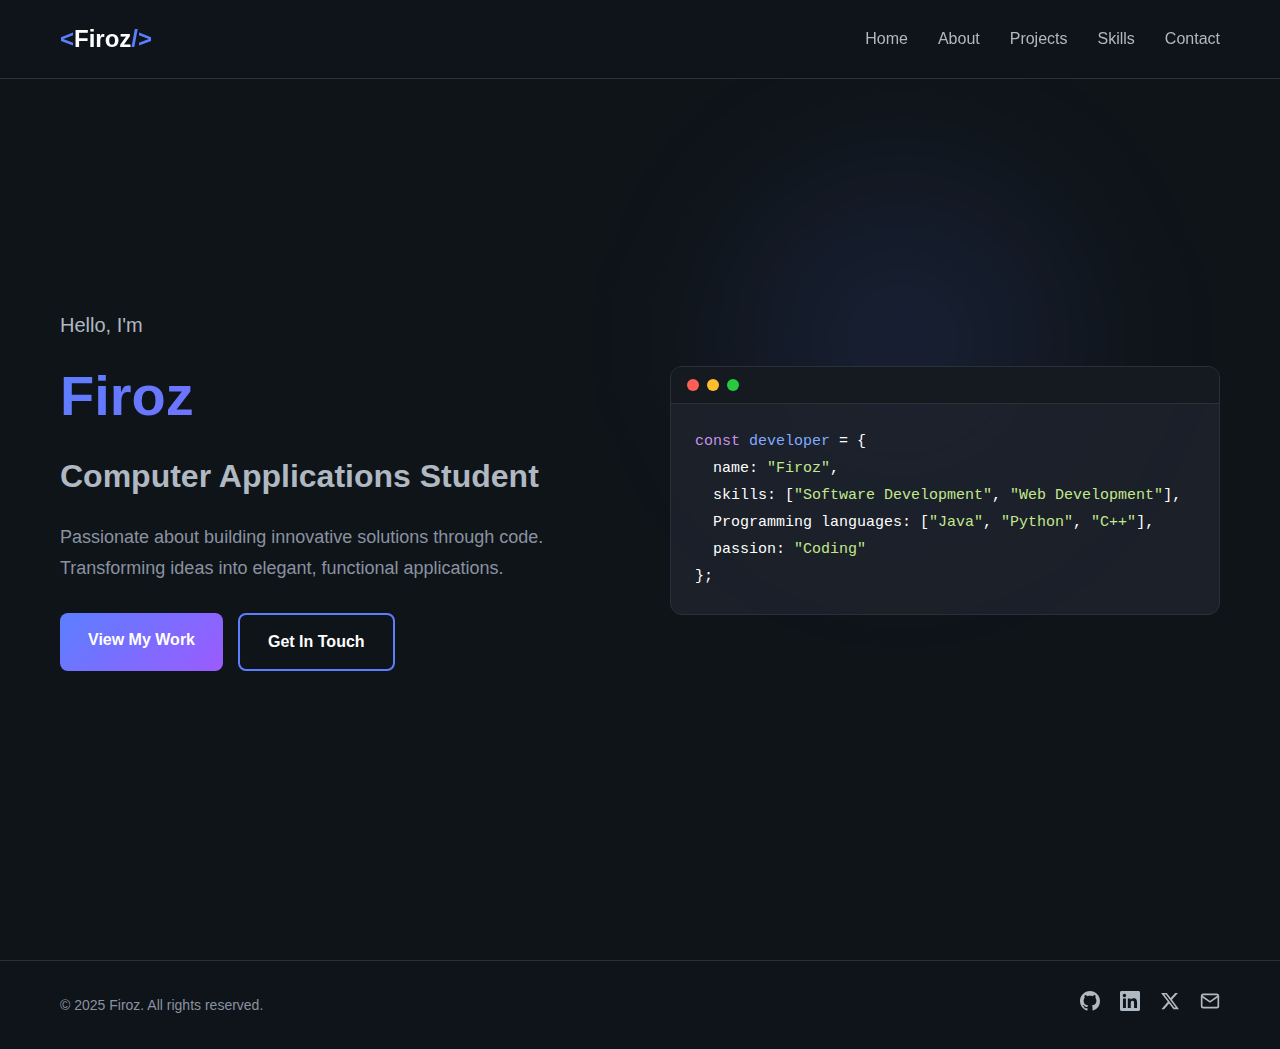
<file: index.html>
<!DOCTYPE html>
<html lang="en">
<head>
    <meta charset="UTF-8">
    <meta name="viewport" content="width=device-width, initial-scale=1.0">
    <meta name="description" content="Portfolio | Firoz">
    <title>Portfolio | Firoz</title>
    <link rel="stylesheet" href="styles.css">
</head>
<body>
    <!-- Navigation -->
    <nav class="navbar">
        <div class="container">
            <div class="logo">
                <span class="bracket">&lt;</span>Firoz<span class="bracket">/&gt;</span>
            </div>
            <ul class="nav-menu">
                <li><a href="#home">Home</a></li>
                <li><a href="#about">About</a></li>
                <li><a href="#projects">Projects</a></li>
                <li><a href="#skills">Skills</a></li>
                <li><a href="#contact">Contact</a></li>
            </ul>
        </div>
    </nav>

    <!-- Hero Section -->
    <section id="home" class="hero">
        <div class="hero-bg"></div>
        
        <div class="container">
            <div class="hero-content">
                <div class="hero-text">
                    <p class="greeting">Hello, I'm</p>
                    <h1 class="name">Firoz</h1>
                    <h2 class="role">Computer Applications Student</h2>
                    <p class="description">
                        Passionate about building innovative solutions through code.
                        Transforming ideas into elegant, functional applications.
                    </p>
                    <div class="hero-buttons">
                        <a href="#projects" class="btn btn-primary">View My Work</a>
                        <a href="#contact" class="btn btn-secondary">Get In Touch</a>
                    </div>
                </div>
                
                <div class="hero-visual">
                    <div class="code-box">
                        <div class="code-header">
                            <span class="dot red"></span>
                            <span class="dot yellow"></span>
                            <span class="dot green"></span>
                        </div>
                        <div class="code-body">
                            <code>
                                <span class="keyword">const</span> <span class="variable">developer</span> = {<br>
                                &nbsp;&nbsp;name: <span class="string">"Firoz"</span>,<br>
                                &nbsp;&nbsp;skills: [<span class="string">"Software Development"</span>, <span class="string">"Web Development"</span>],<br>
                                &nbsp;&nbsp;Programming languages: [<span class="string">"Java"</span>, <span class="string">"Python"</span>, <span class="string">"C++"</span>],<br>
                                &nbsp;&nbsp;passion: <span class="string">"Coding"</span><br>
                                };
                            </code>
                        </div>
                    </div>
                </div>
            </div>
        </div>
    </section>

    <!-- Footer -->
    <footer class="footer">
        <div class="container">
            <div class="footer-content">
                <div class="footer-left">
                    <p>&copy; 2025 Firoz. All rights reserved.</p>
                </div>
                <div class="footer-social">
                    <a href="#" aria-label="GitHub">
                        <svg width="20" height="20" viewBox="0 0 24 24" fill="currentColor">
                            <path d="M12 0C5.37 0 0 5.37 0 12c0 5.31 3.435 9.795 8.205 11.385.6.105.825-.255.825-.57 0-.285-.015-1.23-.015-2.235-3.015.555-3.795-.735-4.035-1.41-.135-.345-.72-1.41-1.23-1.695-.42-.225-1.02-.78-.015-.795.945-.015 1.62.87 1.845 1.23 1.08 1.815 2.805 1.305 3.495.99.105-.78.42-1.305.765-1.605-2.67-.3-5.46-1.335-5.46-5.925 0-1.305.465-2.385 1.23-3.225-.12-.3-.54-1.53.12-3.18 0 0 1.005-.315 3.3 1.23.96-.27 1.98-.405 3-.405s2.04.135 3 .405c2.295-1.56 3.3-1.23 3.3-1.23.66 1.65.24 2.88.12 3.18.765.84 1.23 1.905 1.23 3.225 0 4.605-2.805 5.625-5.475 5.925.435.375.81 1.095.81 2.22 0 1.605-.015 2.895-.015 3.3 0 .315.225.69.825.57A12.02 12.02 0 0024 12c0-6.63-5.37-12-12-12z"/>
                        </svg>
                    </a>
                    <a href="#" aria-label="LinkedIn">
                        <svg width="20" height="20" viewBox="0 0 24 24" fill="currentColor">
                            <path d="M20.447 20.452h-3.554v-5.569c0-1.328-.027-3.037-1.852-3.037-1.853 0-2.136 1.445-2.136 2.939v5.667H9.351V9h3.414v1.561h.046c.477-.9 1.637-1.85 3.37-1.85 3.601 0 4.267 2.37 4.267 5.455v6.286zM5.337 7.433c-1.144 0-2.063-.926-2.063-2.065 0-1.138.92-2.063 2.063-2.063 1.14 0 2.064.925 2.064 2.063 0 1.139-.925 2.065-2.064 2.065zm1.782 13.019H3.555V9h3.564v11.452zM22.225 0H1.771C.792 0 0 .774 0 1.729v20.542C0 23.227.792 24 1.771 24h20.451C23.2 24 24 23.227 24 22.271V1.729C24 .774 23.2 0 22.222 0h.003z"/>
                        </svg>
                    </a>
                    <a href="#" aria-label="Twitter">
                        <svg width="20" height="20" viewBox="0 0 24 24" fill="currentColor">
                            <path d="M18.244 2.25h3.308l-7.227 8.26 8.502 11.24H16.17l-5.214-6.817L4.99 21.75H1.68l7.73-8.835L1.254 2.25H8.08l4.713 6.231zm-1.161 17.52h1.833L7.084 4.126H5.117z"/>
                        </svg>
                    </a>
                    <a href="#" aria-label="Email">
                        <svg width="20" height="20" viewBox="0 0 24 24" fill="none" stroke="currentColor" stroke-width="2">
                            <path d="M4 4h16c1.1 0 2 .9 2 2v12c0 1.1-.9 2-2 2H4c-1.1 0-2-.9-2-2V6c0-1.1.9-2 2-2z"/>
                            <polyline points="22,6 12,13 2,6"/>
                        </svg>
                    </a>
                </div>
            </div>
        </div>
    </footer>
</body>
</html>
</file>
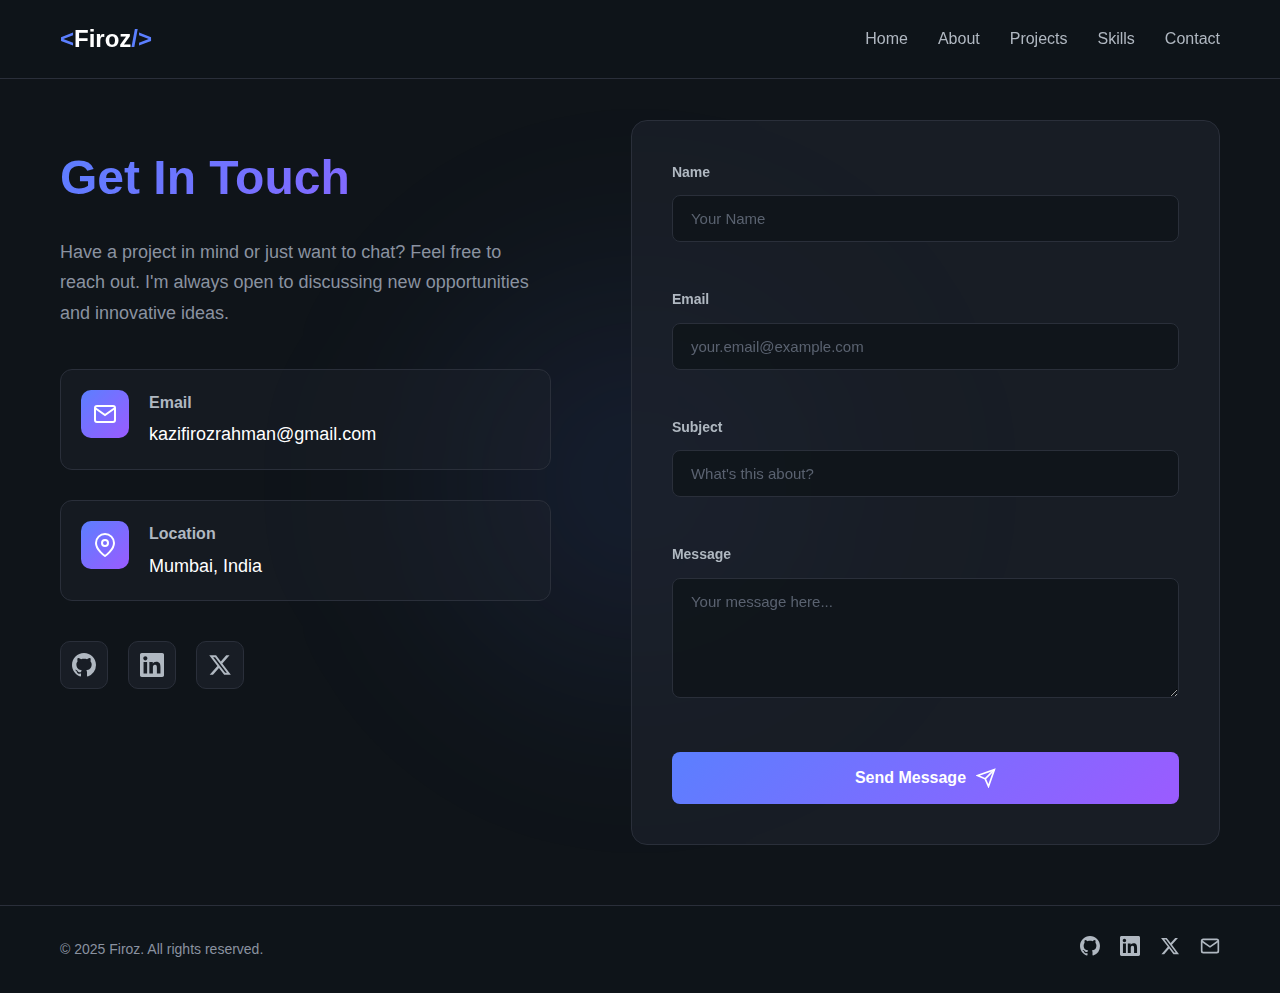
<file: contact.html>
<!DOCTYPE html>
<html lang="en">
<head>
    <meta charset="UTF-8">
    <meta name="viewport" content="width=device-width, initial-scale=1.0">
    <title>Contact | Firoz</title>
    <link rel="stylesheet" href="contact.css">
</head>
<body>
    <!-- Navigation -->
    <nav class="navbar">
        <div class="container">
            <div class="logo">
                <span class="bracket">&lt;</span>Firoz<span class="bracket">/&gt;</span>
            </div>
            <ul class="nav-menu">
                <li><a href="index.html#home">Home</a></li>
                <li><a href="index.html#about">About</a></li>
                <li><a href="index.html#projects">Projects</a></li>
                <li><a href="index.html#skills">Skills</a></li>
                <li><a href="contact.html">Contact</a></li>
            </ul>
        </div>
    </nav>

    <!-- Contact Section -->
    <section class="contact-section">
        <div class="contact-bg"></div>
        
        <div class="container">
            <div class="contact-content">
                <!-- Left Side - Info -->
                <div class="contact-info">
                    <h1 class="contact-title">Get In Touch</h1>
                    <p class="contact-description">
                        Have a project in mind or just want to chat? 
                        Feel free to reach out. I'm always open to discussing 
                        new opportunities and innovative ideas.
                    </p>
                    
                    <div class="contact-details">
                        <div class="detail-item">
                            <div class="detail-icon">
                                <svg width="24" height="24" viewBox="0 0 24 24" fill="none" stroke="currentColor" stroke-width="2">
                                    <path d="M4 4h16c1.1 0 2 .9 2 2v12c0 1.1-.9 2-2 2H4c-1.1 0-2-.9-2-2V6c0-1.1.9-2 2-2z"/>
                                    <polyline points="22,6 12,13 2,6"/>
                                </svg>
                            </div>
                            <div>
                                <h3>Email</h3>
                                <p>kazifirozrahman@gmail.com</p>
                            </div>
                        </div>
                        
                        <div class="detail-item">
                            <div class="detail-icon">
                                <svg width="24" height="24" viewBox="0 0 24 24" fill="none" stroke="currentColor" stroke-width="2">
                                    <path d="M21 10c0 7-9 13-9 13s-9-6-9-13a9 9 0 0 1 18 0z"/>
                                    <circle cx="12" cy="10" r="3"/>
                                </svg>
                            </div>
                            <div>
                                <h3>Location</h3>
                                <p>Mumbai, India</p>
                            </div>
                        </div>
                    </div>

                    <div class="social-links">
                        <a href="#" aria-label="GitHub">
                            <svg width="24" height="24" viewBox="0 0 24 24" fill="currentColor">
                                <path d="M12 0C5.37 0 0 5.37 0 12c0 5.31 3.435 9.795 8.205 11.385.6.105.825-.255.825-.57 0-.285-.015-1.23-.015-2.235-3.015.555-3.795-.735-4.035-1.41-.135-.345-.72-1.41-1.23-1.695-.42-.225-1.02-.78-.015-.795.945-.015 1.62.87 1.845 1.23 1.08 1.815 2.805 1.305 3.495.99.105-.78.42-1.305.765-1.605-2.67-.3-5.46-1.335-5.46-5.925 0-1.305.465-2.385 1.23-3.225-.12-.3-.54-1.53.12-3.18 0 0 1.005-.315 3.3 1.23.96-.27 1.98-.405 3-.405s2.04.135 3 .405c2.295-1.56 3.3-1.23 3.3-1.23.66 1.65.24 2.88.12 3.18.765.84 1.23 1.905 1.23 3.225 0 4.605-2.805 5.625-5.475 5.925.435.375.81 1.095.81 2.22 0 1.605-.015 2.895-.015 3.3 0 .315.225.69.825.57A12.02 12.02 0 0024 12c0-6.63-5.37-12-12-12z"/>
                            </svg>
                        </a>
                        <a href="#" aria-label="LinkedIn">
                            <svg width="24" height="24" viewBox="0 0 24 24" fill="currentColor">
                                <path d="M20.447 20.452h-3.554v-5.569c0-1.328-.027-3.037-1.852-3.037-1.853 0-2.136 1.445-2.136 2.939v5.667H9.351V9h3.414v1.561h.046c.477-.9 1.637-1.85 3.37-1.85 3.601 0 4.267 2.37 4.267 5.455v6.286zM5.337 7.433c-1.144 0-2.063-.926-2.063-2.065 0-1.138.92-2.063 2.063-2.063 1.14 0 2.064.925 2.064 2.063 0 1.139-.925 2.065-2.064 2.065zm1.782 13.019H3.555V9h3.564v11.452zM22.225 0H1.771C.792 0 0 .774 0 1.729v20.542C0 23.227.792 24 1.771 24h20.451C23.2 24 24 23.227 24 22.271V1.729C24 .774 23.2 0 22.222 0h.003z"/>
                            </svg>
                        </a>
                        <a href="#" aria-label="Twitter">
                            <svg width="24" height="24" viewBox="0 0 24 24" fill="currentColor">
                                <path d="M18.244 2.25h3.308l-7.227 8.26 8.502 11.24H16.17l-5.214-6.817L4.99 21.75H1.68l7.73-8.835L1.254 2.25H8.08l4.713 6.231zm-1.161 17.52h1.833L7.084 4.126H5.117z"/>
                            </svg>
                        </a>
                    </div>
                </div>

                <!-- Right Side - Form -->
                <div class="contact-form-container">
                    <form id="contactForm" class="contact-form" novalidate>
                        <div class="form-group">
                            <label for="name">Name</label>
                            <input type="text" id="name" name="name" placeholder="Your Name">
                            <span class="error-text" id="name-error"></span>
                        </div>

                        <div class="form-group">
                            <label for="email">Email</label>
                            <input type="email" id="email" name="email" placeholder="your.email@example.com">
                            <span class="error-text" id="email-error"></span>
                        </div>

                        <div class="form-group">
                            <label for="subject">Subject</label>
                            <input type="text" id="subject" name="subject" placeholder="What's this about?">
                            <span class="error-text" id="subject-error"></span>
                        </div>

                        <div class="form-group">
                            <label for="message">Message</label>
                            <textarea id="message" name="message" rows="5" placeholder="Your message here..."></textarea>
                            <span class="error-text" id="message-error"></span>
                        </div>

                        <button type="submit" class="submit-btn">
                            <span class="btn-text">Send Message</span>
                            <svg class="btn-icon" width="20" height="20" viewBox="0 0 24 24" fill="none" stroke="currentColor" stroke-width="2">
                                <line x1="22" y1="2" x2="11" y2="13"/>
                                <polygon points="22 2 15 22 11 13 2 9 22 2"/>
                            </svg>
                        </button>

                        <div id="success-message" class="success-message">
                            <svg width="20" height="20" viewBox="0 0 24 24" fill="none" stroke="currentColor" stroke-width="2">
                                <polyline points="20 6 9 17 4 12"/>
                            </svg>
                            <span>Message sent successfully!</span>
                        </div>
                    </form>
                </div>
            </div>
        </div>
    </section>

    <!-- Footer -->
    <footer class="footer">
        <div class="container">
            <div class="footer-content">
                <div class="footer-left">
                    <p>&copy; 2025 Firoz. All rights reserved.</p>
                </div>
                <div class="footer-social">
                    <a href="#" aria-label="GitHub">
                        <svg width="20" height="20" viewBox="0 0 24 24" fill="currentColor">
                            <path d="M12 0C5.37 0 0 5.37 0 12c0 5.31 3.435 9.795 8.205 11.385.6.105.825-.255.825-.57 0-.285-.015-1.23-.015-2.235-3.015.555-3.795-.735-4.035-1.41-.135-.345-.72-1.41-1.23-1.695-.42-.225-1.02-.78-.015-.795.945-.015 1.62.87 1.845 1.23 1.08 1.815 2.805 1.305 3.495.99.105-.78.42-1.305.765-1.605-2.67-.3-5.46-1.335-5.46-5.925 0-1.305.465-2.385 1.23-3.225-.12-.3-.54-1.53.12-3.18 0 0 1.005-.315 3.3 1.23.96-.27 1.98-.405 3-.405s2.04.135 3 .405c2.295-1.56 3.3-1.23 3.3-1.23.66 1.65.24 2.88.12 3.18.765.84 1.23 1.905 1.23 3.225 0 4.605-2.805 5.625-5.475 5.925.435.375.81 1.095.81 2.22 0 1.605-.015 2.895-.015 3.3 0 .315.225.69.825.57A12.02 12.02 0 0024 12c0-6.63-5.37-12-12-12z"/>
                        </svg>
                    </a>
                    <a href="#" aria-label="LinkedIn">
                        <svg width="20" height="20" viewBox="0 0 24 24" fill="currentColor">
                            <path d="M20.447 20.452h-3.554v-5.569c0-1.328-.027-3.037-1.852-3.037-1.853 0-2.136 1.445-2.136 2.939v5.667H9.351V9h3.414v1.561h.046c.477-.9 1.637-1.85 3.37-1.85 3.601 0 4.267 2.37 4.267 5.455v6.286zM5.337 7.433c-1.144 0-2.063-.926-2.063-2.065 0-1.138.92-2.063 2.063-2.063 1.14 0 2.064.925 2.064 2.063 0 1.139-.925 2.065-2.064 2.065zm1.782 13.019H3.555V9h3.564v11.452zM22.225 0H1.771C.792 0 0 .774 0 1.729v20.542C0 23.227.792 24 1.771 24h20.451C23.2 24 24 23.227 24 22.271V1.729C24 .774 23.2 0 22.222 0h.003z"/>
                        </svg>
                    </a>
                    <a href="#" aria-label="Twitter">
                        <svg width="20" height="20" viewBox="0 0 24 24" fill="currentColor">
                            <path d="M18.244 2.25h3.308l-7.227 8.26 8.502 11.24H16.17l-5.214-6.817L4.99 21.75H1.68l7.73-8.835L1.254 2.25H8.08l4.713 6.231zm-1.161 17.52h1.833L7.084 4.126H5.117z"/>
                        </svg>
                    </a>
                    <a href="#" aria-label="Email">
                        <svg width="20" height="20" viewBox="0 0 24 24" fill="none" stroke="currentColor" stroke-width="2">
                            <path d="M4 4h16c1.1 0 2 .9 2 2v12c0 1.1-.9 2-2 2H4c-1.1 0-2-.9-2-2V6c0-1.1.9-2 2-2z"/>
                            <polyline points="22,6 12,13 2,6"/>
                        </svg>
                    </a>
                </div>
            </div>
        </div>
    </footer>

    <script src="contact.js"></script>
</body>
</html>
</file>
<file: styles.css>
/* Base Styles */
* {
    margin: 0;
    padding: 0;
    box-sizing: border-box;
}

body {
    font-family: 'Segoe UI', Tahoma, Geneva, Verdana, sans-serif;
    background-color: #0f1419;
    color: #ffffff;
    line-height: 1.6;
}

.container {
    max-width: 1200px;
    margin: 0 auto;
    padding: 0 20px;
}

/* Navigation */
.navbar {
    position: fixed;
    top: 0;
    width: 100%;
    background-color: rgba(15, 20, 25, 0.95);
    padding: 20px 0;
    z-index: 100;
    border-bottom: 1px solid #2a2f3a;
}

.navbar .container {
    display: flex;
    justify-content: space-between;
    align-items: center;
}

.logo {
    font-size: 24px;
    font-weight: bold;
    color: #ffffff;
}

.bracket {
    color: #5b7fff;
}

.nav-menu {
    display: flex;
    list-style: none;
    gap: 30px;
}

.nav-menu a {
    color: #b0b8c1;
    text-decoration: none;
    font-weight: 500;
    transition: color 0.3s;
}

.nav-menu a:hover {
    color: #5b7fff;
}

/* Hero Section */
.hero {
    min-height: 100vh;
    display: flex;
    align-items: center;
    padding-top: 80px;
    position: relative;
    overflow: hidden;
}

.hero-bg {
    position: absolute;
    width: 500px;
    height: 500px;
    background: radial-gradient(circle, rgba(91, 127, 255, 0.15) 0%, transparent 70%);
    border-radius: 50%;
    top: 10%;
    right: 10%;
    filter: blur(60px);
}

.hero-content {
    display: grid;
    grid-template-columns: 1fr 1fr;
    gap: 60px;
    align-items: center;
    position: relative;
    z-index: 1;
}

.greeting {
    font-size: 20px;
    color: #b0b8c1;
    margin-bottom: 10px;
}

.name {
    font-size: 56px;
    font-weight: bold;
    margin-bottom: 10px;
    background: linear-gradient(135deg, #5b7fff, #9b5bff);
    -webkit-background-clip: text;
    -webkit-text-fill-color: transparent;
}

.role {
    font-size: 32px;
    color: #b0b8c1;
    margin-bottom: 20px;
    font-weight: 600;
}

.description {
    font-size: 18px;
    color: #8a92a0;
    margin-bottom: 30px;
    line-height: 1.7;
}

.hero-buttons {
    display: flex;
    gap: 15px;
}

.btn {
    padding: 14px 28px;
    border-radius: 8px;
    text-decoration: none;
    font-weight: 600;
    transition: all 0.3s;
    display: inline-block;
}

.btn-primary {
    background: linear-gradient(135deg, #5b7fff, #9b5bff);
    color: white;
    border: none;
}

.btn-primary:hover {
    transform: translateY(-2px);
    box-shadow: 0 10px 20px rgba(91, 127, 255, 0.3);
}

.btn-secondary {
    background: transparent;
    color: #ffffff;
    border: 2px solid #5b7fff;
}

.btn-secondary:hover {
    background: #5b7fff;
    transform: translateY(-2px);
}

/* Code Box */
.code-box {
    background: rgba(30, 35, 45, 0.8);
    border: 1px solid #2a2f3a;
    border-radius: 12px;
    overflow: hidden;
}

.code-header {
    background: rgba(20, 25, 30, 0.9);
    padding: 12px 16px;
    display: flex;
    gap: 8px;
    border-bottom: 1px solid #2a2f3a;
}

.dot {
    width: 12px;
    height: 12px;
    border-radius: 50%;
}

.dot.red {
    background: #ff5f56;
}

.dot.yellow {
    background: #ffbd2e;
}

.dot.green {
    background: #27c93f;
}

.code-body {
    padding: 24px;
    font-family: 'Courier New', monospace;
    font-size: 15px;
    line-height: 1.8;
}

.keyword {
    color: #c792ea;
}

.variable {
    color: #82aaff;
}

.string {
    color: #c3e88d;
}

/* Footer */
.footer {
    background-color: rgba(15, 20, 25, 0.95);
    border-top: 1px solid #2a2f3a;
    padding: 30px 0;
    margin-top: 60px;
}

.footer-content {
    display: flex;
    justify-content: space-between;
    align-items: center;
}

.footer-left p {
    color: #8a92a0;
    font-size: 14px;
}

.footer-social {
    display: flex;
    gap: 20px;
}

.footer-social a {
    color: #b0b8c1;
    transition: color 0.3s;
}

.footer-social a:hover {
    color: #5b7fff;
}

/* Responsive Design */
@media (max-width: 768px) {
    .nav-menu {
        display: none;
    }

    .hero-content {
        grid-template-columns: 1fr;
        gap: 40px;
    }

    .hero-visual {
        order: -1;
    }

    .name {
        font-size: 40px;
    }

    .role {
        font-size: 24px;
    }

    .description {
        font-size: 16px;
    }

    .hero-buttons {
        flex-direction: column;
    }

    .btn {
        text-align: center;
    }

    .footer-content {
        flex-direction: column;
        gap: 20px;
        text-align: center;
    }

    .code-body {
        font-size: 13px;
        padding: 20px;
    }
}

@media (max-width: 480px) {
    .name {
        font-size: 32px;
    }

    .role {
        font-size: 20px;
    }

    .greeting {
        font-size: 16px;
    }
}
</file>
<file: contact.css>
/* Base Styles */
* {
    margin: 0;
    padding: 0;
    box-sizing: border-box;
}

body {
    font-family: 'Segoe UI', Tahoma, Geneva, Verdana, sans-serif;
    background-color: #0f1419;
    color: #ffffff;
    line-height: 1.6;
}

.container {
    max-width: 1200px;
    margin: 0 auto;
    padding: 0 20px;
}

/* Navigation */
.navbar {
    position: fixed;
    top: 0;
    width: 100%;
    background-color: rgba(15, 20, 25, 0.95);
    padding: 20px 0;
    z-index: 100;
    border-bottom: 1px solid #2a2f3a;
}

.navbar .container {
    display: flex;
    justify-content: space-between;
    align-items: center;
}

.logo {
    font-size: 24px;
    font-weight: bold;
    color: #ffffff;
}

.bracket {
    color: #5b7fff;
}

.nav-menu {
    display: flex;
    list-style: none;
    gap: 30px;
}

.nav-menu a {
    color: #b0b8c1;
    text-decoration: none;
    font-weight: 500;
    transition: color 0.3s;
}

.nav-menu a:hover {
    color: #5b7fff;
}

/* Contact Section */
.contact-section {
    min-height: 100vh;
    display: flex;
    align-items: center;
    padding-top: 120px;
    padding-bottom: 60px;
    position: relative;
    overflow: hidden;
}

.contact-bg {
    position: absolute;
    width: 600px;
    height: 600px;
    background: radial-gradient(circle, rgba(91, 127, 255, 0.12) 0%, transparent 70%);
    border-radius: 50%;
    top: 20%;
    left: 50%;
    transform: translateX(-50%);
    filter: blur(80px);
}

.contact-content {
    display: grid;
    grid-template-columns: 1fr 1.2fr;
    gap: 80px;
    align-items: start;
    position: relative;
    z-index: 1;
}

/* Contact Info */
.contact-info {
    padding-top: 20px;
}

.contact-title {
    font-size: 48px;
    font-weight: bold;
    margin-bottom: 20px;
    background: linear-gradient(135deg, #5b7fff, #9b5bff);
    -webkit-background-clip: text;
    -webkit-text-fill-color: transparent;
}

.contact-description {
    font-size: 18px;
    color: #8a92a0;
    margin-bottom: 40px;
    line-height: 1.7;
}

.contact-details {
    margin-bottom: 40px;
}

.detail-item {
    display: flex;
    align-items: start;
    gap: 20px;
    margin-bottom: 30px;
    padding: 20px;
    background: rgba(30, 35, 45, 0.4);
    border: 1px solid #2a2f3a;
    border-radius: 12px;
    transition: all 0.3s;
}

.detail-item:hover {
    background: rgba(30, 35, 45, 0.6);
    border-color: #5b7fff;
    transform: translateX(5px);
}

.detail-icon {
    width: 48px;
    height: 48px;
    display: flex;
    align-items: center;
    justify-content: center;
    background: linear-gradient(135deg, #5b7fff, #9b5bff);
    border-radius: 10px;
    flex-shrink: 0;
}

.detail-icon svg {
    color: white;
}

.detail-item h3 {
    font-size: 16px;
    color: #b0b8c1;
    margin-bottom: 5px;
    font-weight: 600;
}

.detail-item p {
    font-size: 18px;
    color: #ffffff;
}

.social-links {
    display: flex;
    gap: 20px;
}

.social-links a {
    width: 48px;
    height: 48px;
    display: flex;
    align-items: center;
    justify-content: center;
    background: rgba(30, 35, 45, 0.6);
    border: 1px solid #2a2f3a;
    border-radius: 10px;
    color: #b0b8c1;
    transition: all 0.3s;
}

.social-links a:hover {
    background: linear-gradient(135deg, #5b7fff, #9b5bff);
    color: white;
    transform: translateY(-3px);
    border-color: transparent;
}

/* Contact Form Container */
.contact-form-container {
    background: rgba(30, 35, 45, 0.6);
    border: 1px solid #2a2f3a;
    border-radius: 16px;
    padding: 40px;
    backdrop-filter: blur(10px);
}

/* Form Styles */
.contact-form {
    display: flex;
    flex-direction: column;
    gap: 24px;
}

.form-group {
    display: flex;
    flex-direction: column;
    gap: 8px;
}

.form-group label {
    font-size: 14px;
    font-weight: 600;
    color: #b0b8c1;
    margin-bottom: 4px;
}

.form-group input,
.form-group textarea {
    width: 100%;
    padding: 14px 18px;
    background: rgba(15, 20, 25, 0.8);
    border: 1px solid #2a2f3a;
    border-radius: 8px;
    color: #ffffff;
    font-size: 15px;
    font-family: 'Segoe UI', Tahoma, Geneva, Verdana, sans-serif;
    transition: all 0.3s;
}

.form-group input:focus,
.form-group textarea:focus {
    outline: none;
    border-color: #5b7fff;
    background: rgba(15, 20, 25, 0.95);
    box-shadow: 0 0 0 3px rgba(91, 127, 255, 0.1);
}

.form-group input::placeholder,
.form-group textarea::placeholder {
    color: #5a6270;
}

.form-group textarea {
    resize: vertical;
    min-height: 120px;
}

.form-group input.error,
.form-group textarea.error {
    border-color: #ff5f56;
}

.error-text {
    font-size: 13px;
    color: #ff5f56;
    margin-top: -4px;
    min-height: 18px;
    display: block;
}

/* Submit Button */
.submit-btn {
    background: linear-gradient(135deg, #5b7fff, #9b5bff);
    color: white;
    border: none;
    padding: 16px 32px;
    border-radius: 8px;
    font-size: 16px;
    font-weight: 600;
    cursor: pointer;
    display: flex;
    align-items: center;
    justify-content: center;
    gap: 10px;
    transition: all 0.3s;
    margin-top: 8px;
}

.submit-btn:hover {
    transform: translateY(-2px);
    box-shadow: 0 10px 25px rgba(91, 127, 255, 0.3);
}

.submit-btn:active {
    transform: translateY(0);
}

.submit-btn .btn-icon {
    transition: transform 0.3s;
}

.submit-btn:hover .btn-icon {
    transform: translateX(3px);
}

/* Success Message */
.success-message {
    display: none;
    align-items: center;
    gap: 10px;
    padding: 16px;
    background: rgba(39, 201, 63, 0.1);
    border: 1px solid #27c93f;
    border-radius: 8px;
    color: #27c93f;
    font-size: 15px;
    margin-top: 8px;
}

.success-message.show {
    display: flex;
    animation: slideIn 0.4s ease;
}

@keyframes slideIn {
    from {
        opacity: 0;
        transform: translateY(-10px);
    }
    to {
        opacity: 1;
        transform: translateY(0);
    }
}

/* Footer */
.footer {
    background-color: rgba(15, 20, 25, 0.95);
    border-top: 1px solid #2a2f3a;
    padding: 30px 0;
    margin-top: 0;
}

.footer-content {
    display: flex;
    justify-content: space-between;
    align-items: center;
}

.footer-left p {
    color: #8a92a0;
    font-size: 14px;
}

.footer-social {
    display: flex;
    gap: 20px;
}

.footer-social a {
    color: #b0b8c1;
    transition: color 0.3s;
}

.footer-social a:hover {
    color: #5b7fff;
}

/* Responsive Design */
@media (max-width: 968px) {
    .contact-content {
        grid-template-columns: 1fr;
        gap: 50px;
    }

    .contact-title {
        font-size: 40px;
    }
}

@media (max-width: 768px) {
    .nav-menu {
        display: none;
    }

    .contact-section {
        padding-top: 100px;
    }

    .contact-title {
        font-size: 36px;
    }

    .contact-description {
        font-size: 16px;
    }

    .contact-form-container {
        padding: 30px 20px;
    }

    .detail-item {
        padding: 16px;
    }

    .footer-content {
        flex-direction: column;
        gap: 20px;
        text-align: center;
    }
}

@media (max-width: 480px) {
    .contact-title {
        font-size: 32px;
    }

    .contact-bg {
        width: 400px;
        height: 400px;
    }

    .social-links {
        justify-content: center;
    }
}
</file>
